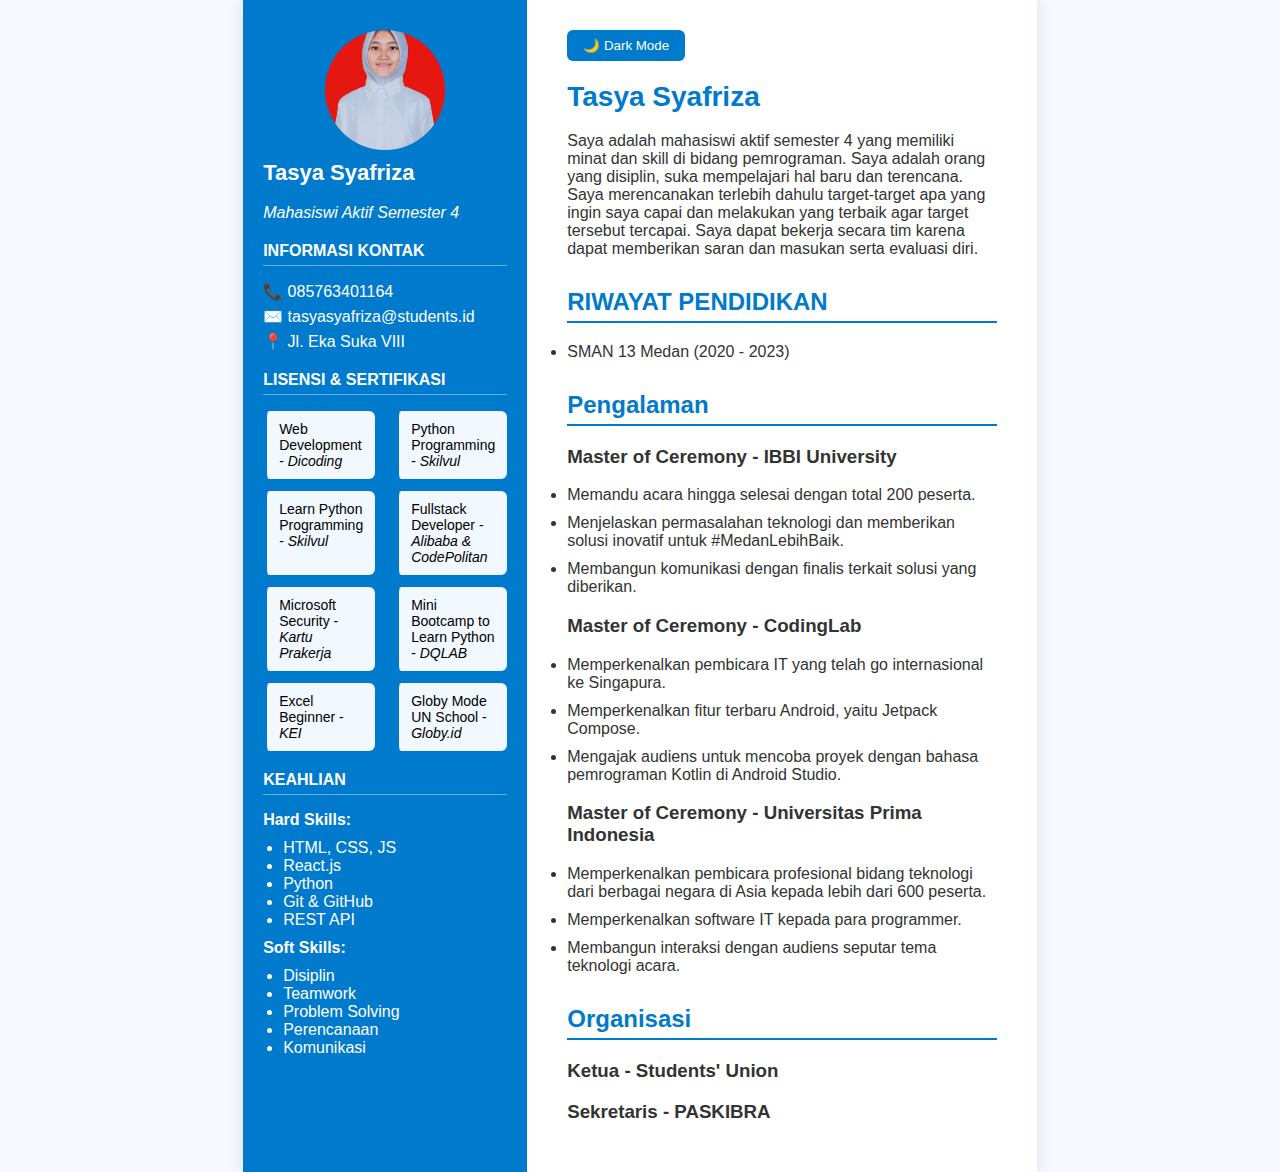
<file: index.html>
<!DOCTYPE html>
<html lang="id">
<head>
  <meta charset="UTF-8">
  <meta name="viewport" content="width=device-width, initial-scale=1">
  <title>CV Tasya Syafriza</title>
  <link rel="stylesheet" href="styles.css">
</head>
<body>
  <div class="cv-container">
    <!-- Sidebar Kiri -->
    <aside class="sidebar">
      <div class="photo">
		<img src="tasya.jpeg" alt="pasphoto">
	  </div>
      <h2>Tasya Syafriza</h2>
      <p class="title">Mahasiswi Aktif Semester 4</p>

      <section>
        <h3>INFORMASI KONTAK</h3>
        <p>📞 085763401164</p>
        <p>✉️ tasyasyafriza@students.id</p>
        <p>📍 Jl. Eka Suka VIII</p>
      </section>

      <section>
		<h3>LISENSI & SERTIFIKASI</h3>
		<div class="certification-grid">
		  <div class="certification-item">Web Development - <i>Dicoding</i></div>
		  <div class="certification-item">Python Programming - <i>Skilvul</i></div>
		  <div class="certification-item">Learn Python Programming - <i>Skilvul</i> </div>
		  <div class="certification-item">Fullstack Developer - <i>Alibaba & CodePolitan</i> </div>
		  <div class="certification-item">Microsoft Security - <i>Kartu Prakerja</i> </div>
		  <div class="certification-item">Mini Bootcamp to Learn Python - <i>DQLAB</i> </div>
		  <div class="certification-item">Excel Beginner - <i>KEI</i> </div>
		  <div class="certification-item">Globy Mode UN School - <i>Globy.id</i> </div>
		</div>
	  </section>
	  

      <section>
        <h3>KEAHLIAN</h3>
        <strong>Hard Skills:</strong>
        <ul>
          <li>HTML, CSS, JS</li>
          <li>React.js</li>
          <li>Python</li>
          <li>Git & GitHub</li>
          <li>REST API</li>
        </ul>
        <strong>Soft Skills:</strong>
        <ul>
          <li>Disiplin</li>
          <li>Teamwork</li>
          <li>Problem Solving</li>
          <li>Perencanaan</li>
          <li>Komunikasi</li>
        </ul>
      </section>
    </aside>

    <!-- Konten Kanan -->
    <main class="main-content">
      <section class="about">
        
          <button id="darkModeToggle" class="dark-mode-btn">🌙 Dark Mode</button>
          
       

        <h1>Tasya Syafriza</h1>
        <p>Saya adalah mahasiswi aktif semester 4 yang memiliki minat dan skill di bidang pemrograman. Saya adalah orang yang disiplin, suka mempelajari hal baru dan terencana. Saya merencanakan terlebih dahulu target-target apa yang ingin saya capai dan melakukan yang terbaik agar target tersebut tercapai. Saya dapat bekerja secara tim karena dapat memberikan saran dan masukan serta evaluasi diri.</p>
      </section>

      <section>
        <h2>RIWAYAT PENDIDIKAN</h2>
        <ul>
          <li>SMAN 13 Medan (2020 - 2023)</li>
        </ul>
      </section>

      <div class="section">
		<h2>Pengalaman</h2>
	  
		<div class="experience-item">
		  <h3>Master of Ceremony - IBBI University</h3>
		  <ul>
			<li>Memandu acara hingga selesai dengan total 200 peserta.</li>
			<li>Menjelaskan permasalahan teknologi dan memberikan solusi inovatif untuk #MedanLebihBaik.</li>
			<li>Membangun komunikasi dengan finalis terkait solusi yang diberikan.</li>			
		  </ul>
		</div>
	  
		<div class="experience-item">
		  <h3>Master of Ceremony - CodingLab</h3>
		  <ul>
			<li>Memperkenalkan pembicara IT yang telah go internasional ke Singapura.</li>
			<li>Memperkenalkan fitur terbaru Android, yaitu Jetpack Compose.</li>
			<li>Mengajak audiens untuk mencoba proyek dengan bahasa pemrograman Kotlin di Android Studio.</li>
		  </ul>
		</div>
	  
		<div class="experience-item">
		  <h3>Master of Ceremony - Universitas Prima Indonesia</h3>
		  <ul>
			<li>Memperkenalkan pembicara profesional bidang teknologi dari berbagai negara di Asia kepada lebih dari 600 peserta.</li>
			<li>Memperkenalkan software IT kepada para programmer.</li>
			<li>Membangun interaksi dengan audiens seputar tema teknologi acara.</li>
		  </ul>
		</div>
	  </div>
	  
	  

      <div class="section">
		<h2>Organisasi</h2>
	  
		<div class="organization-item">
		  <h3>Ketua - Students' Union</h3>
		</div>
	  
		<div class="organization-item">
		  <h3>Sekretaris - PASKIBRA</h3>
		</div>
	  </div>
	  
    </main>
  </div>
</body>


<script>
  const toggle = document.getElementById('darkModeToggle');
  toggle.addEventListener('click', () => {
    document.body.classList.toggle('dark-mode');
  });

 
</script>

</html>
</file>
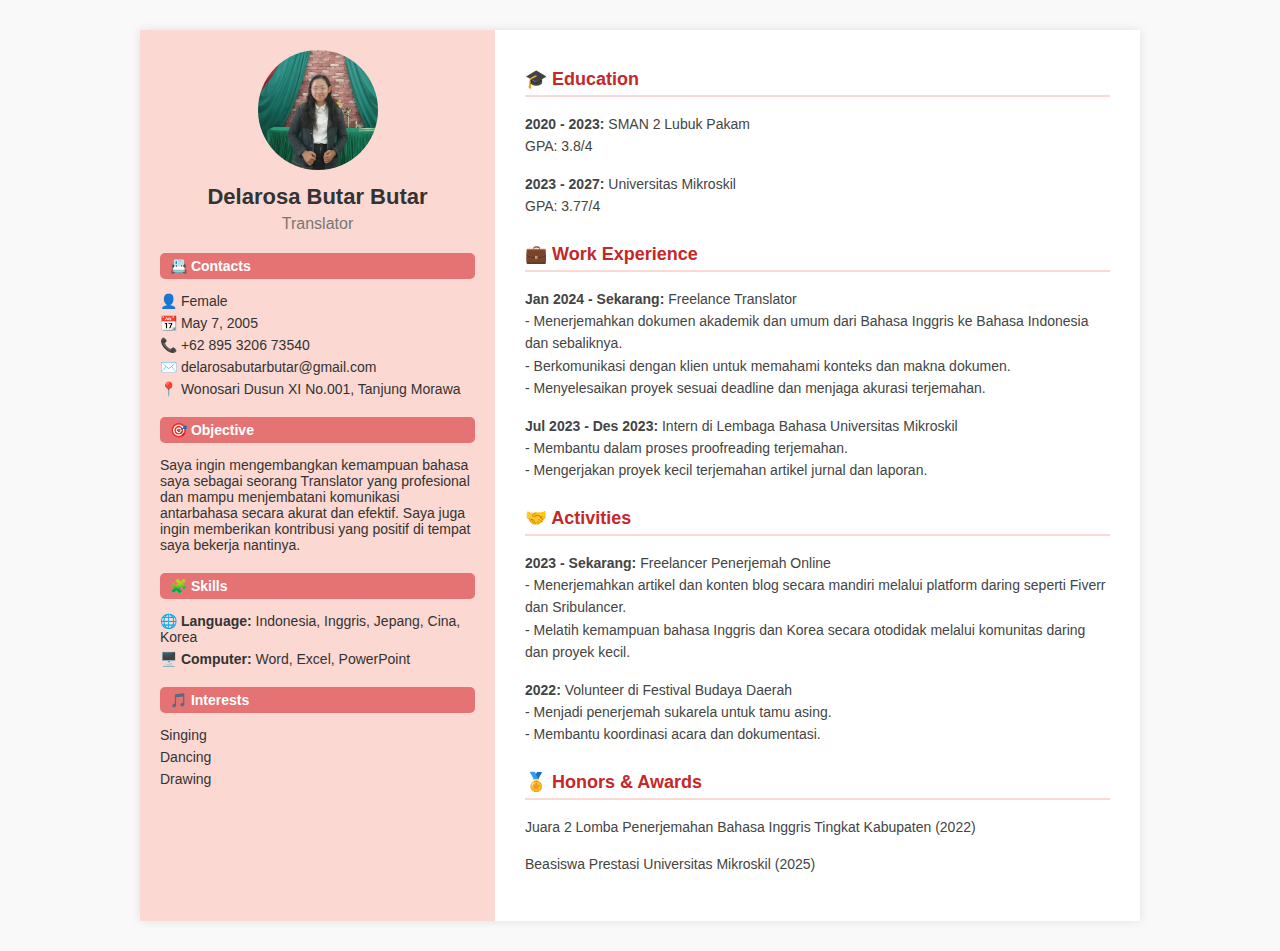
<file: cv-dela/index.html>
<!DOCTYPE html>
<html lang="id">
<head>
  <meta charset="UTF-8">
  <meta name="viewport" content="width=device-width, initial-scale=1.0">
  <title>CV Delarosa Butar Butar</title>
  <link rel="stylesheet" href="cvDela.css">
</head>
<body>
  <div class="container">
    <div class="left-column">
      <div class="profile-pic">
        <img src="Dela.jpeg" alt="Foto Profil">
      </div>
      <h1>Delarosa Butar Butar</h1>
      <h2>Translator</h2>

      <section>
        <h3>📇 Contacts</h3>
        <ul>
          <li>👤 Female</li>
          <li>📆 May 7, 2005</li>
          <li>📞 +62 895 3206 73540</li>
          <li>✉️ delarosabutarbutar@gmail.com</li>
          <li>📍 Wonosari Dusun XI No.001, Tanjung Morawa</li>
        </ul>
      </section>

      <section>
        <h3>🎯 Objective</h3>
        <p>Saya ingin mengembangkan kemampuan bahasa saya sebagai seorang Translator yang profesional dan mampu menjembatani komunikasi antarbahasa secara akurat dan efektif. Saya juga ingin memberikan kontribusi yang positif di tempat saya bekerja nantinya.</p>
      </section>

      <section>
        <h3>🧩 Skills</h3>
        <ul>
          <li>🌐 <strong>Language:</strong> Indonesia, Inggris, Jepang, Cina, Korea</li>
          <li>🖥️ <strong>Computer:</strong> Word, Excel, PowerPoint</li>
        </ul>
      </section>

      <section>
        <h3>🎵 Interests</h3>
        <ul>
          <li>Singing</li>
          <li>Dancing</li>
          <li>Drawing</li>
        </ul>
      </section>
    </div>

    <div class="right-column">
      <section>
        <h3>🎓 Education</h3>
        <ul>
          <li><strong>2020 - 2023:</strong> SMAN 2 Lubuk Pakam<br>GPA: 3.8/4</li>
          <li><strong>2023 - 2027:</strong> Universitas Mikroskil<br>GPA: 3.77/4</li>
        </ul>
      </section>

      <section>
        <h3>💼 Work Experience</h3>
        <ul>
          <li><strong>Jan 2024 - Sekarang:</strong> Freelance Translator<br>
            - Menerjemahkan dokumen akademik dan umum dari Bahasa Inggris ke Bahasa Indonesia dan sebaliknya.<br>
            - Berkomunikasi dengan klien untuk memahami konteks dan makna dokumen.<br>
            - Menyelesaikan proyek sesuai deadline dan menjaga akurasi terjemahan.
          </li>
          <li><strong>Jul 2023 - Des 2023:</strong> Intern di Lembaga Bahasa Universitas Mikroskil<br>
            - Membantu dalam proses proofreading terjemahan.<br>
            - Mengerjakan proyek kecil terjemahan artikel jurnal dan laporan.</li>
        </ul>
      </section>

      <section>
        <h3>🤝 Activities</h3>
        <ul>
          <li><strong>2023 - Sekarang:</strong> Freelancer Penerjemah Online<br>
              - Menerjemahkan artikel dan konten blog secara mandiri melalui platform daring seperti Fiverr dan Sribulancer.<br>
              - Melatih kemampuan bahasa Inggris dan Korea secara otodidak melalui komunitas daring dan proyek kecil.
          </li>              
          <li><strong>2022:</strong> Volunteer di Festival Budaya Daerah<br>
            - Menjadi penerjemah sukarela untuk tamu asing.<br>
            - Membantu koordinasi acara dan dokumentasi.</li>
        </ul>
      </section>

      <section>
        <h3>🏅 Honors & Awards</h3>
        <ul>
          <li>Juara 2 Lomba Penerjemahan Bahasa Inggris Tingkat Kabupaten (2022)</li>
          <li>Beasiswa Prestasi Universitas Mikroskil (2025)</li>
        </ul>
      </section>
    </div>
  </div>
</body>
</html>
</file>
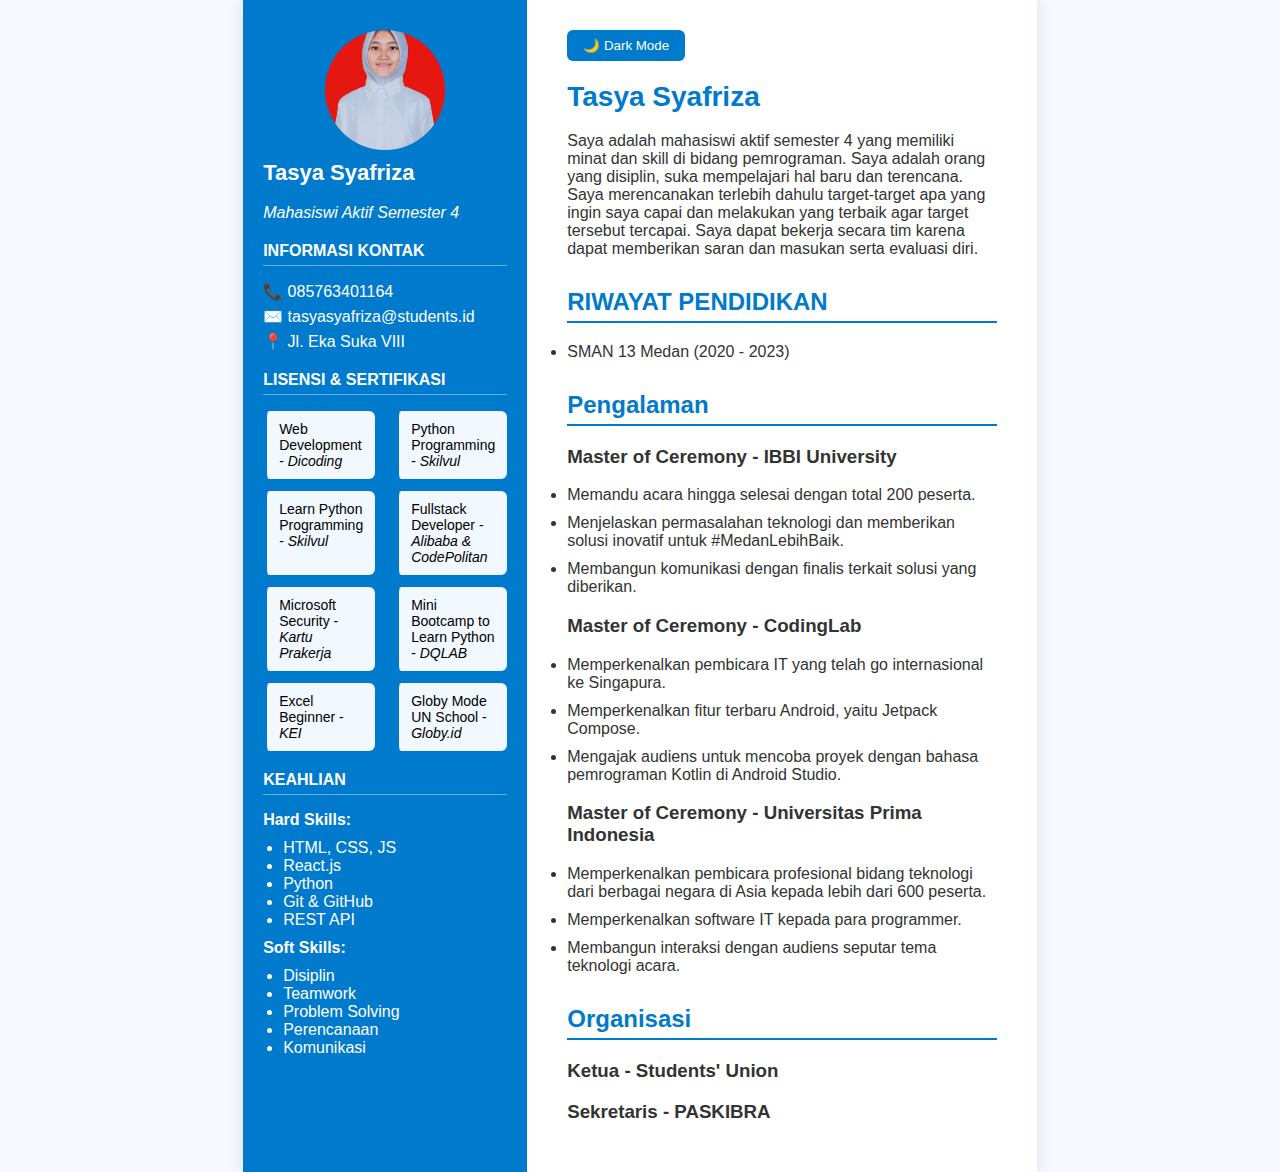
<file: cv-tasya/index.html>
<!DOCTYPE html>
<html lang="id">
<head>
  <meta charset="UTF-8">
  <meta name="viewport" content="width=device-width, initial-scale=1">
  <title>CV Tasya Syafriza</title>
  <link rel="stylesheet" href="styles.css">
</head>
<body>
  <div class="cv-container">
    <!-- Sidebar Kiri -->
    <aside class="sidebar">
      <div class="photo">
		<img src="tasya.jpeg" alt="pasphoto">
	  </div>
      <h2>Tasya Syafriza</h2>
      <p class="title">Mahasiswi Aktif Semester 4</p>

      <section>
        <h3>INFORMASI KONTAK</h3>
        <p>📞 085763401164</p>
        <p>✉️ tasyasyafriza@students.id</p>
        <p>📍 Jl. Eka Suka VIII</p>
      </section>

      <section>
		<h3>LISENSI & SERTIFIKASI</h3>
		<div class="certification-grid">
		  <div class="certification-item">Web Development - <i>Dicoding</i></div>
		  <div class="certification-item">Python Programming - <i>Skilvul</i></div>
		  <div class="certification-item">Learn Python Programming - <i>Skilvul</i> </div>
		  <div class="certification-item">Fullstack Developer - <i>Alibaba & CodePolitan</i> </div>
		  <div class="certification-item">Microsoft Security - <i>Kartu Prakerja</i> </div>
		  <div class="certification-item">Mini Bootcamp to Learn Python - <i>DQLAB</i> </div>
		  <div class="certification-item">Excel Beginner - <i>KEI</i> </div>
		  <div class="certification-item">Globy Mode UN School - <i>Globy.id</i> </div>
		</div>
	  </section>
	  

      <section>
        <h3>KEAHLIAN</h3>
        <strong>Hard Skills:</strong>
        <ul>
          <li>HTML, CSS, JS</li>
          <li>React.js</li>
          <li>Python</li>
          <li>Git & GitHub</li>
          <li>REST API</li>
        </ul>
        <strong>Soft Skills:</strong>
        <ul>
          <li>Disiplin</li>
          <li>Teamwork</li>
          <li>Problem Solving</li>
          <li>Perencanaan</li>
          <li>Komunikasi</li>
        </ul>
      </section>
    </aside>

    <!-- Konten Kanan -->
    <main class="main-content">
      <section class="about">
        
          <button id="darkModeToggle" class="dark-mode-btn">🌙 Dark Mode</button>
          
       

        <h1>Tasya Syafriza</h1>
        <p>Saya adalah mahasiswi aktif semester 4 yang memiliki minat dan skill di bidang pemrograman. Saya adalah orang yang disiplin, suka mempelajari hal baru dan terencana. Saya merencanakan terlebih dahulu target-target apa yang ingin saya capai dan melakukan yang terbaik agar target tersebut tercapai. Saya dapat bekerja secara tim karena dapat memberikan saran dan masukan serta evaluasi diri.</p>
      </section>

      <section>
        <h2>RIWAYAT PENDIDIKAN</h2>
        <ul>
          <li>SMAN 13 Medan (2020 - 2023)</li>
        </ul>
      </section>

      <div class="section">
		<h2>Pengalaman</h2>
	  
		<div class="experience-item">
		  <h3>Master of Ceremony - IBBI University</h3>
		  <ul>
			<li>Memandu acara hingga selesai dengan total 200 peserta.</li>
			<li>Menjelaskan permasalahan teknologi dan memberikan solusi inovatif untuk #MedanLebihBaik.</li>
			<li>Membangun komunikasi dengan finalis terkait solusi yang diberikan.</li>			
		  </ul>
		</div>
	  
		<div class="experience-item">
		  <h3>Master of Ceremony - CodingLab</h3>
		  <ul>
			<li>Memperkenalkan pembicara IT yang telah go internasional ke Singapura.</li>
			<li>Memperkenalkan fitur terbaru Android, yaitu Jetpack Compose.</li>
			<li>Mengajak audiens untuk mencoba proyek dengan bahasa pemrograman Kotlin di Android Studio.</li>
		  </ul>
		</div>
	  
		<div class="experience-item">
		  <h3>Master of Ceremony - Universitas Prima Indonesia</h3>
		  <ul>
			<li>Memperkenalkan pembicara profesional bidang teknologi dari berbagai negara di Asia kepada lebih dari 600 peserta.</li>
			<li>Memperkenalkan software IT kepada para programmer.</li>
			<li>Membangun interaksi dengan audiens seputar tema teknologi acara.</li>
		  </ul>
		</div>
	  </div>
	  
	  

      <div class="section">
		<h2>Organisasi</h2>
	  
		<div class="organization-item">
		  <h3>Ketua - Students' Union</h3>
		</div>
	  
		<div class="organization-item">
		  <h3>Sekretaris - PASKIBRA</h3>
		</div>
	  </div>
	  
    </main>
  </div>
</body>


<script>
  const toggle = document.getElementById('darkModeToggle');
  toggle.addEventListener('click', () => {
    document.body.classList.toggle('dark-mode');
  });

 
</script>

</html>
</file>
<file: styles.css>
body {
    font-family: 'Segoe UI', sans-serif;
    margin: 0;
    padding: 0;
    background: #f5f9ff;
    color: #333;
  }
  
  .cv-container {
    display: flex;
    width: 210mm;
    height: auto; 
    margin: auto;
    background: white;
    box-shadow: 0 0 15px rgba(0,0,0,0.1);
  }
  
  
  /* Sidebar */
  .sidebar {
    background-color: #007acc;
    color: white;
    padding: 30px 20px;
    width: 35%;
  }
  
  .sidebar h2 {
    margin-top: 0;
    font-size: 22px;
  }
  
  .sidebar .title {
    font-style: italic;
    margin-bottom: 20px;
  }
  
  .sidebar h3 {
    margin-top: 20px;
    border-bottom: 1px solid #ffffff66;
    padding-bottom: 5px;
    font-size: 16px;
  }
  
  .sidebar ul {
    padding-left: 20px;
    list-style: disc;
    margin: 10px 0;
  }
  
  .sidebar p {
    margin: 6px 0;
  }
  
  /* Photo Placeholder */
  .photo img {
    width: 120px;
    height: 120px;
    object-fit: cover;
    border-radius: 50%;
    display: block;
    margin: 0 auto 10px;
    transition: transform 0.3s ease, box-shadow 0.3s ease;
    cursor: pointer;
  }
  
  .photo img:hover {
    transform: translateY(-5px);
    box-shadow: 0 4px 20px rgba(0, 122, 204, 0.4); /* biru lembut */
  }
  
  
  
  /* Main Content */
  .main-content {
    padding: 30px 40px;
    width: 65%;
  }
  
  .main-content h1 {
    margin-top: 0;
    font-size: 28px;
    color: #007acc;
  }
  
  .main-content h2 {
    margin-top: 30px;
    color: #007acc;
    border-bottom: 2px solid #007acc;
    padding-bottom: 5px;
  }
  
  .main-content ul {
   
    padding-left: 0;
  }
  
  .main-content li {
    margin: 10px 0;
  }
  

  .certification-grid {
    display: grid;
    grid-template-columns: 1fr 1fr;
    gap: 12px 20px;
    margin-top: 10px;
  }
  
  .certification-item {
    background-color: #f1f8ff;
    border-left: 4px solid #007acc;
    padding: 10px 12px;
    border-radius: 6px;
    font-size: 14px;
    color: black;
    transition: all 0.3s ease;
    cursor: pointer;
  }
  
  .certification-item:hover {
    transform: translateY(-5px);
    background-color: #007acc;
    color: white;
  }
  

  /* dark mode */
  .dark-mode-btn {
    padding: 8px 16px;
    margin-bottom: 20px;
    background-color: #007acc;
    color: white;
    border: none;
    border-radius: 6px;
    cursor: pointer;
    transition: background 0.3s;
  }
  
  .dark-mode-btn:hover {
    background-color: #005fa3;
  }
  
  body.dark-mode {
    background-color: #1e1e1e;
    color: #f5f5f5;
  }
  
  .dark-mode .sidebar {
    background-color: #333;
    color: #f5f5f5;
  }
  
  .dark-mode .main-content h1,
  .dark-mode .main-content h2 {
    color: #4eaaff;
  }
  
  .dark-mode .main-content {
    background-color: #1e1e1e;
  }
  
  .dark-mode .sidebar h3,
  .dark-mode .sidebar p,
  .dark-mode .sidebar li {
    color: #f5f5f5;
  }
</file>
<file: cv-dela/cvDela.css>
body {
    font-family: 'Segoe UI', sans-serif;
    margin: 0;
    padding: 0;
    background: #f9f9f9;
  }
  
  .container {
    display: flex;
    max-width: 1000px;
    margin: 30px auto;
    background: #fff;
    box-shadow: 0 0 10px rgba(0,0,0,0.1);
  }
  
  .left-column {
    width: 35%;
    background: #fbd8d2;
    padding: 20px;
    text-align: center;
  }
  
  .profile-pic img {
    width: 120px;
    height: 120px;
    border-radius: 100%;
    object-fit: cover;
    margin-bottom: 10px;
  }
  
  .left-column h1 {
    margin: 0;
    font-size: 22px;
    color: #333;
  }
  
  .left-column h2 {
    margin: 5px 0 20px;
    font-weight: normal;
    font-size: 16px;
    color: #777;
  }
  
  .left-column section {
    text-align: left;
    margin-top: 20px;
  }
  
  .left-column section h3 {
    background: #e57373;
    color: white;
    padding: 5px 10px;
    font-size: 14px;
    border-radius: 5px;
  }
  
  .left-column ul {
    list-style: none;
    padding-left: 0;
    margin: 10px 0;
  }
  
  .left-column ul li {
    margin-bottom: 6px;
    color: #333;
    font-size: 14px;
  }
  
  .left-column p {
    font-size: 14px;
    color: #333;
  }
  
  .right-column {
    width: 65%;
    padding: 20px 30px;
  }
  
  .right-column section {
    margin-bottom: 25px;
  }
  
  .right-column h3 {
    font-size: 18px;
    color: #c62828;
    margin-bottom: 10px;
    border-bottom: 2px solid #fbd8d2;
    padding-bottom: 5px;
  }
  
  .right-column ul {
    list-style: none;
    padding-left: 0;
  }
  
  .right-column ul li {
    margin-bottom: 15px;
    font-size: 14px;
    color: #444;
    line-height: 1.6;
  }
</file>
<file: cv-tasya/styles.css>
body {
    font-family: 'Segoe UI', sans-serif;
    margin: 0;
    padding: 0;
    background: #f5f9ff;
    color: #333;
  }
  
  .cv-container {
    display: flex;
    width: 210mm;
    height: auto; 
    margin: auto;
    background: white;
    box-shadow: 0 0 15px rgba(0,0,0,0.1);
  }
  
  
  /* Sidebar */
  .sidebar {
    background-color: #007acc;
    color: white;
    padding: 30px 20px;
    width: 35%;
  }
  
  .sidebar h2 {
    margin-top: 0;
    font-size: 22px;
  }
  
  .sidebar .title {
    font-style: italic;
    margin-bottom: 20px;
  }
  
  .sidebar h3 {
    margin-top: 20px;
    border-bottom: 1px solid #ffffff66;
    padding-bottom: 5px;
    font-size: 16px;
  }
  
  .sidebar ul {
    padding-left: 20px;
    list-style: disc;
    margin: 10px 0;
  }
  
  .sidebar p {
    margin: 6px 0;
  }
  
  /* Photo Placeholder */
  .photo img {
    width: 120px;
    height: 120px;
    object-fit: cover;
    border-radius: 50%;
    display: block;
    margin: 0 auto 10px;
    transition: transform 0.3s ease, box-shadow 0.3s ease;
    cursor: pointer;
  }
  
  .photo img:hover {
    transform: translateY(-5px);
    box-shadow: 0 4px 20px rgba(0, 122, 204, 0.4); /* biru lembut */
  }
  
  
  
  /* Main Content */
  .main-content {
    padding: 30px 40px;
    width: 65%;
  }
  
  .main-content h1 {
    margin-top: 0;
    font-size: 28px;
    color: #007acc;
  }
  
  .main-content h2 {
    margin-top: 30px;
    color: #007acc;
    border-bottom: 2px solid #007acc;
    padding-bottom: 5px;
  }
  
  .main-content ul {
   
    padding-left: 0;
  }
  
  .main-content li {
    margin: 10px 0;
  }
  

  .certification-grid {
    display: grid;
    grid-template-columns: 1fr 1fr;
    gap: 12px 20px;
    margin-top: 10px;
  }
  
  .certification-item {
    background-color: #f1f8ff;
    border-left: 4px solid #007acc;
    padding: 10px 12px;
    border-radius: 6px;
    font-size: 14px;
    color: black;
    transition: all 0.3s ease;
    cursor: pointer;
  }
  
  .certification-item:hover {
    transform: translateY(-5px);
    background-color: #007acc;
    color: white;
  }
  

  /* dark mode */
  .dark-mode-btn {
    padding: 8px 16px;
    margin-bottom: 20px;
    background-color: #007acc;
    color: white;
    border: none;
    border-radius: 6px;
    cursor: pointer;
    transition: background 0.3s;
  }
  
  .dark-mode-btn:hover {
    background-color: #005fa3;
  }
  
  body.dark-mode {
    background-color: #1e1e1e;
    color: #f5f5f5;
  }
  
  .dark-mode .sidebar {
    background-color: #333;
    color: #f5f5f5;
  }
  
  .dark-mode .main-content h1,
  .dark-mode .main-content h2 {
    color: #4eaaff;
  }
  
  .dark-mode .main-content {
    background-color: #1e1e1e;
  }
  
  .dark-mode .sidebar h3,
  .dark-mode .sidebar p,
  .dark-mode .sidebar li {
    color: #f5f5f5;
  }
</file>
